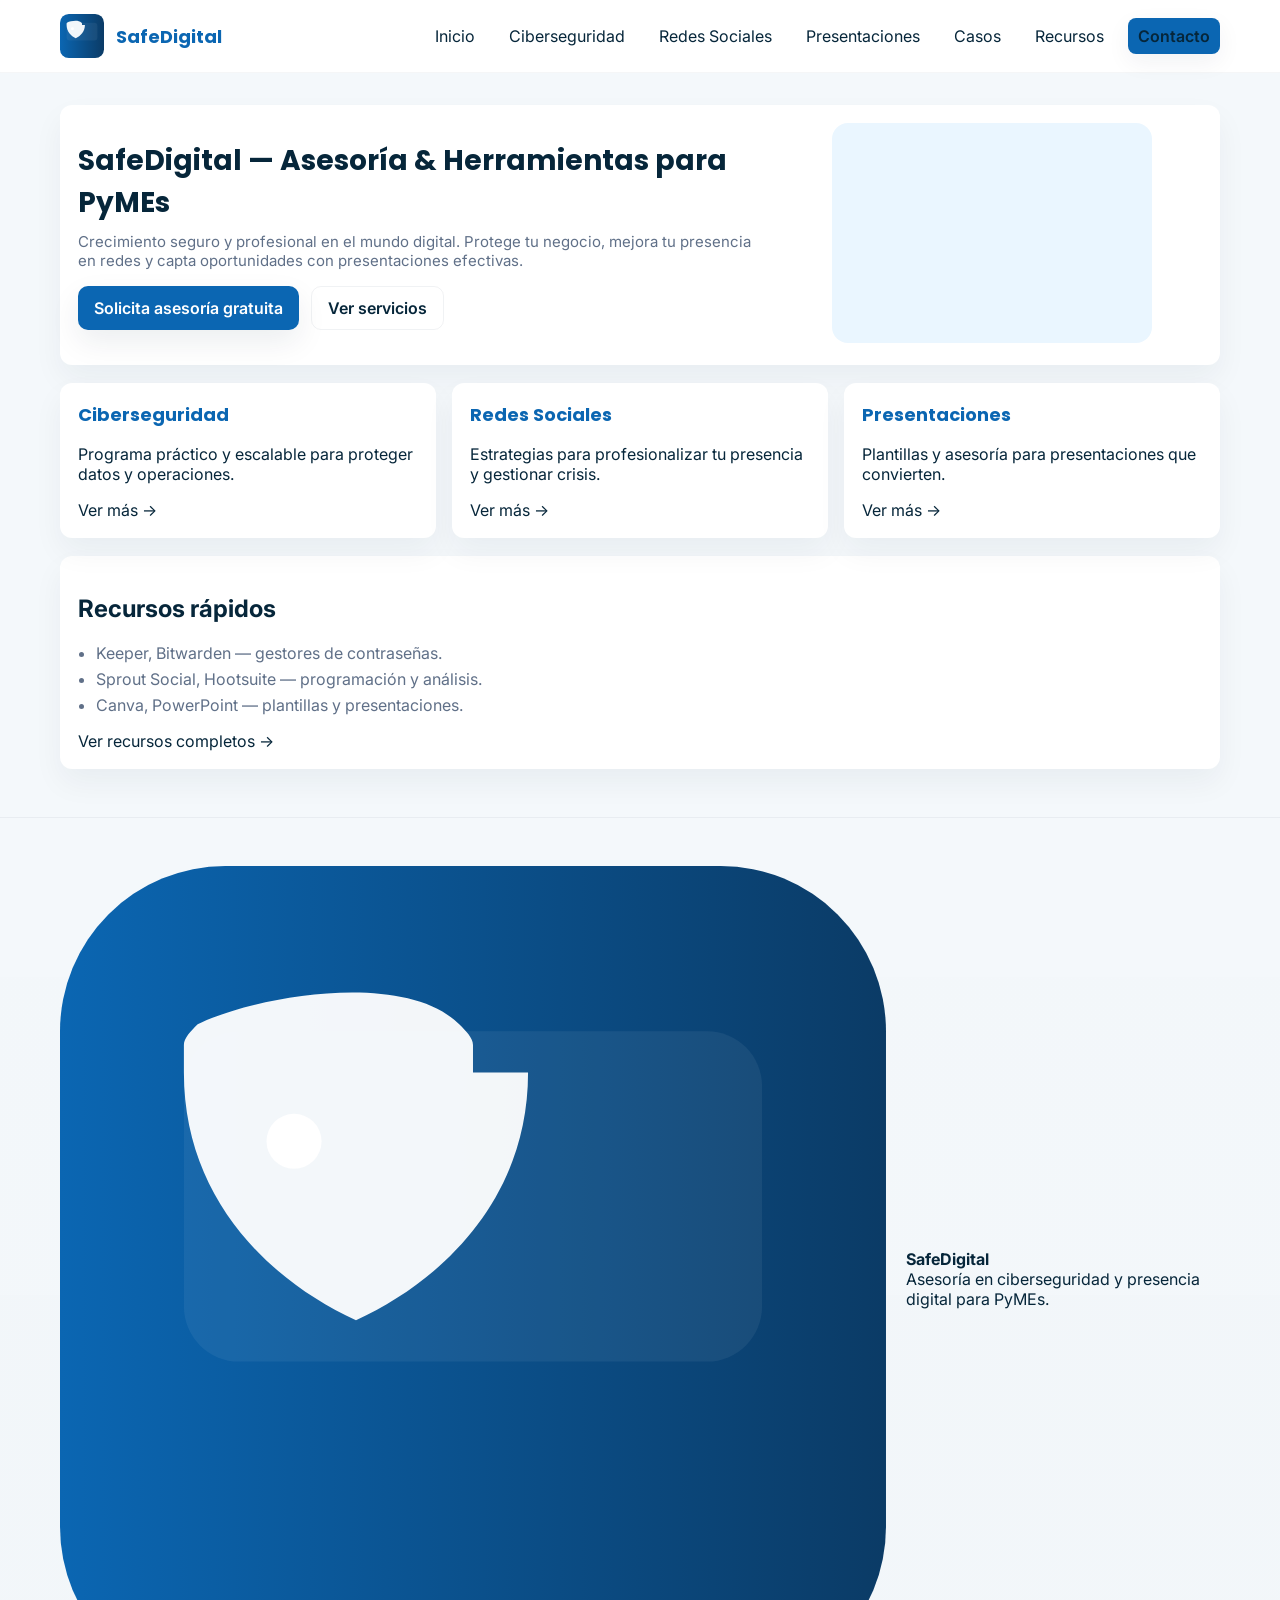
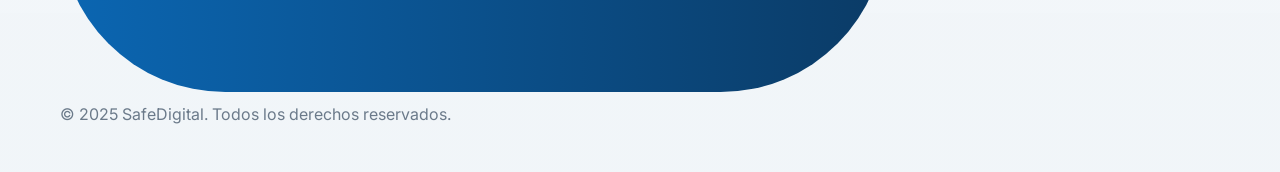
<file: index.html>
<!doctype html><html lang="es"><head><meta charset="utf-8"><meta name="viewport" content="width=device-width,initial-scale=1"><title>SafeDigital — Inicio</title><meta name="description" content="SafeDigital: asesoría integral para PyMEs en ciberseguridad, redes sociales y presentaciones."><link rel="stylesheet" href="css/style.css"></head><body><header class="header" role="banner">
  <div class="container header-inner">
    <a href="index.html" class="brand"><span class="logo"><svg xmlns="http://www.w3.org/2000/svg" viewBox="0 0 120 120">
  <defs><linearGradient id="lg" x1="0" x2="1"><stop offset="0" stop-color="#0B66B2"/><stop offset="1" stop-color="#0B3B66"/></linearGradient></defs>
  <rect width="120" height="120" rx="24" fill="url(#lg)"/>
  <g transform="translate(18,24)">
    <rect x="0" y="0" width="84" height="48" rx="8" fill="#fff" opacity="0.06"/>
    <path d="M50 6c0 18-12 30-25 36-13-6-25-18-25-36V2c0-1 1-2 2-3 8-4 30-8 38 0 1 1 2 2 2 3v4z" fill="#fff" opacity="0.95"/>
    <circle cx="16" cy="16" r="4" fill="#fff"/>
  </g>
</svg></span><h1>SafeDigital</h1></a>
    <nav class="nav" role="navigation" aria-label="Menú principal">
      <a href="index.html">Inicio</a>
      <a href="servicios/ciberseguridad.html">Ciberseguridad</a>
      <a href="servicios/redes-sociales.html">Redes Sociales</a>
      <a href="servicios/presentaciones.html">Presentaciones</a>
      <a href="casos.html">Casos</a>
      <a href="recursos.html">Recursos</a>
      <a href="contacto.html" class="cta">Contacto</a>
    </nav>
    <button class="nav-toggle" aria-label="Abrir menú">☰</button>
  </div>
</header><main class="container"><section class="hero card animate-up"><div><h2>SafeDigital — Asesoría & Herramientas para PyMEs</h2><p class="lead">Crecimiento seguro y profesional en el mundo digital. Protege tu negocio, mejora tu presencia en redes y capta oportunidades con presentaciones efectivas.</p><div class="hero-cta"><a class="btn btn-primary" href="contacto.html">Solicita asesoría gratuita</a><a class="btn btn-outline" href="servicios/ciberseguridad.html">Ver servicios</a></div></div><aside aria-hidden="true"><svg viewBox="0 0 320 220" width="100%" height="220"><rect width="320" height="220" rx="16" fill="#eaf6ff"></rect></svg></aside></section><section class="grid grid-3 animate-up" style="margin-top:18px"><article class="card"><div class="section-title"><h2>Ciberseguridad</h2></div><p>Programa práctico y escalable para proteger datos y operaciones.</p><a href="servicios/ciberseguridad.html" class="link">Ver más →</a></article><article class="card"><div class="section-title"><h2>Redes Sociales</h2></div><p>Estrategias para profesionalizar tu presencia y gestionar crisis.</p><a href="servicios/redes-sociales.html" class="link">Ver más →</a></article><article class="card"><div class="section-title"><h2>Presentaciones</h2></div><p>Plantillas y asesoría para presentaciones que convierten.</p><a href="servicios/presentaciones.html" class="link">Ver más →</a></article></section><section class="card animate-up" style="margin-top:18px"><h2>Recursos rápidos</h2><ul class="kv"><li>Keeper, Bitwarden — gestores de contraseñas.</li><li>Sprout Social, Hootsuite — programación y análisis.</li><li>Canva, PowerPoint — plantillas y presentaciones.</li></ul><a href="recursos.html" class="link">Ver recursos completos →</a></section></main><footer class="footer" role="contentinfo">
  <div class="container">
    <div style="display:flex;gap:12px;align-items:center">
      <svg xmlns="http://www.w3.org/2000/svg" viewBox="0 0 120 120">
  <defs><linearGradient id="lg" x1="0" x2="1"><stop offset="0" stop-color="#0B66B2"/><stop offset="1" stop-color="#0B3B66"/></linearGradient></defs>
  <rect width="120" height="120" rx="24" fill="url(#lg)"/>
  <g transform="translate(18,24)">
    <rect x="0" y="0" width="84" height="48" rx="8" fill="#fff" opacity="0.06"/>
    <path d="M50 6c0 18-12 30-25 36-13-6-25-18-25-36V2c0-1 1-2 2-3 8-4 30-8 38 0 1 1 2 2 2 3v4z" fill="#fff" opacity="0.95"/>
    <circle cx="16" cy="16" r="4" fill="#fff"/>
  </g>
</svg>
      <div style="margin-left:8px">
        <strong>SafeDigital</strong><br>
        Asesoría en ciberseguridad y presencia digital para PyMEs.
      </div>
    </div>
    <div style="margin-top:12px;color:#6b7a8a">© 2025 SafeDigital. Todos los derechos reservados.</div>
  </div>
</footer><script src="js/script.js"></script></body></html>
</file>
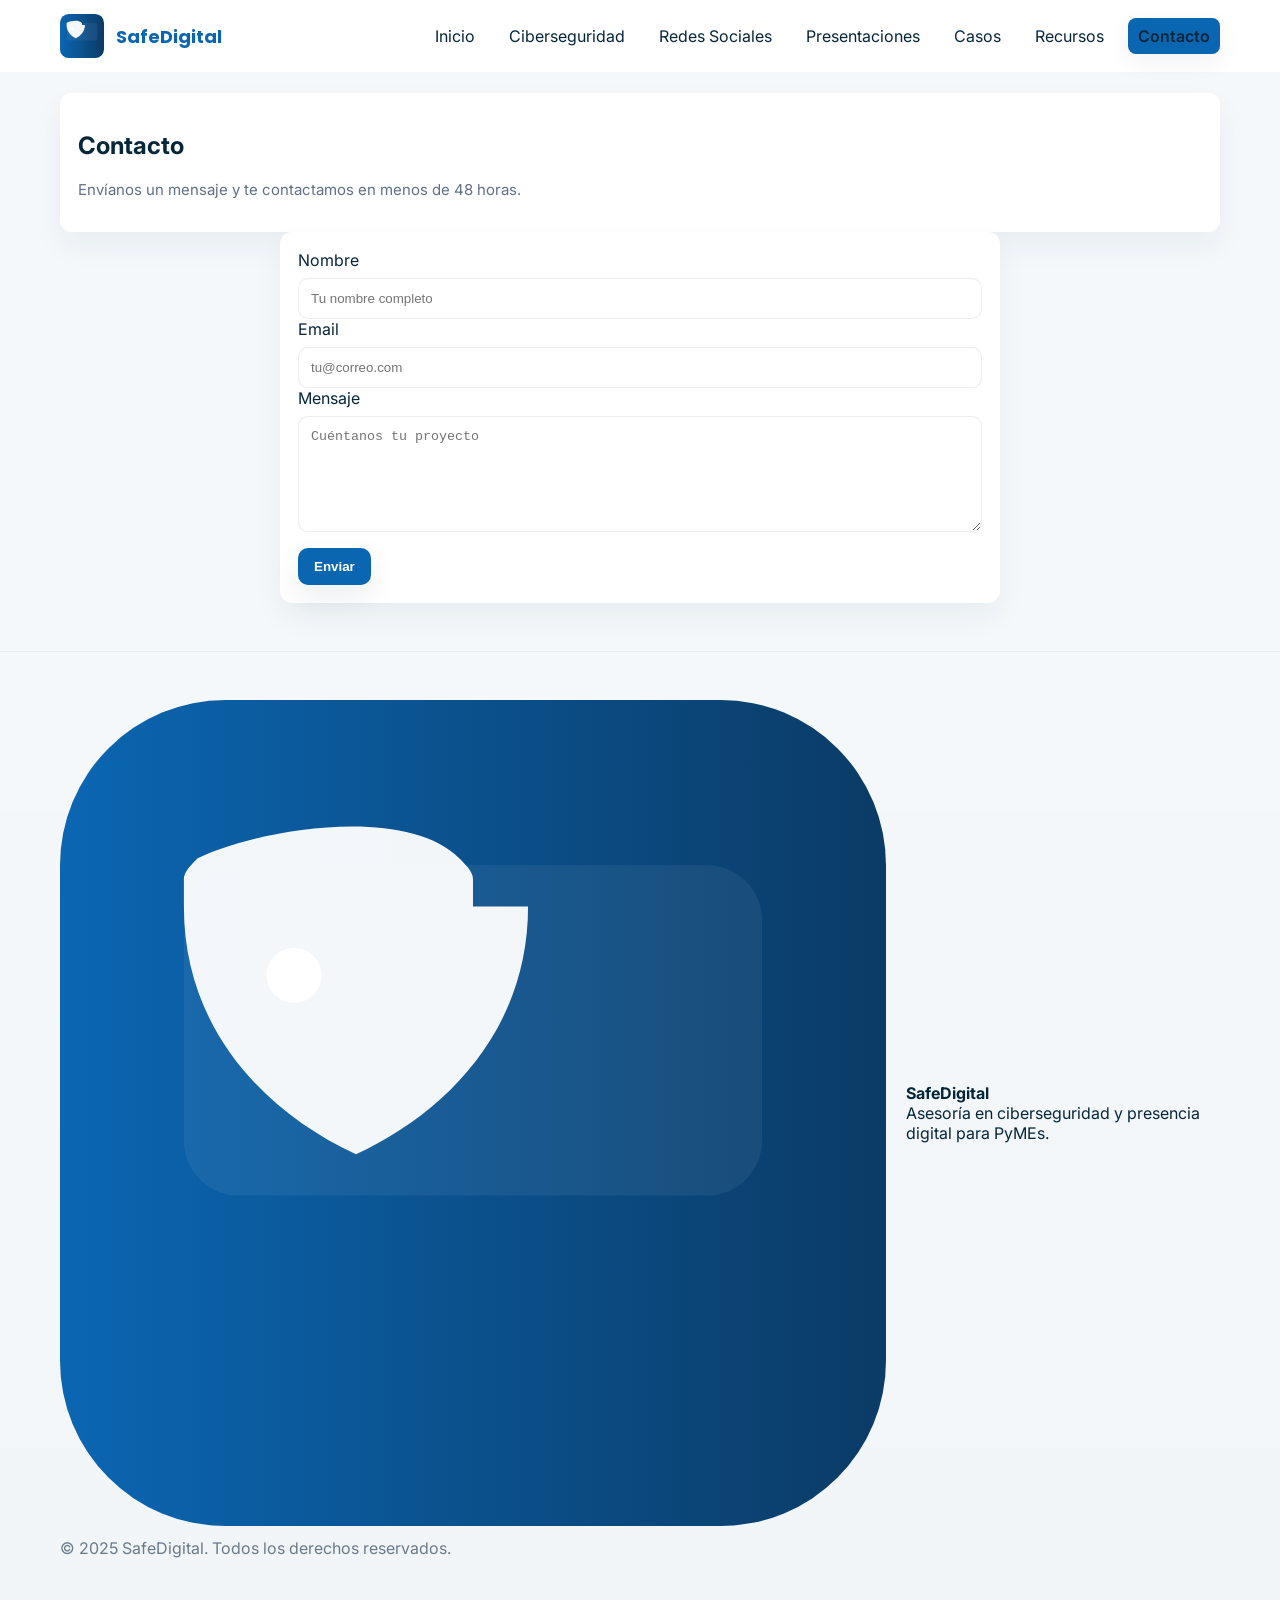
<file: contacto.html>
<!doctype html><html lang="es"><head><meta charset="utf-8"><meta name="viewport" content="width=device-width,initial-scale=1"><title>Contacto — SafeDigital</title><link rel="stylesheet" href="css/style.css"></head><body><header class="header" role="banner">
  <div class="container header-inner">
    <a href="index.html" class="brand"><span class="logo"><svg xmlns="http://www.w3.org/2000/svg" viewBox="0 0 120 120">
  <defs><linearGradient id="lg" x1="0" x2="1"><stop offset="0" stop-color="#0B66B2"/><stop offset="1" stop-color="#0B3B66"/></linearGradient></defs>
  <rect width="120" height="120" rx="24" fill="url(#lg)"/>
  <g transform="translate(18,24)">
    <rect x="0" y="0" width="84" height="48" rx="8" fill="#fff" opacity="0.06"/>
    <path d="M50 6c0 18-12 30-25 36-13-6-25-18-25-36V2c0-1 1-2 2-3 8-4 30-8 38 0 1 1 2 2 2 3v4z" fill="#fff" opacity="0.95"/>
    <circle cx="16" cy="16" r="4" fill="#fff"/>
  </g>
</svg></span><h1>SafeDigital</h1></a>
    <nav class="nav" role="navigation" aria-label="Menú principal">
      <a href="index.html">Inicio</a>
      <a href="servicios/ciberseguridad.html">Ciberseguridad</a>
      <a href="servicios/redes-sociales.html">Redes Sociales</a>
      <a href="servicios/presentaciones.html">Presentaciones</a>
      <a href="casos.html">Casos</a>
      <a href="recursos.html">Recursos</a>
      <a href="contacto.html" class="cta">Contacto</a>
    </nav>
    <button class="nav-toggle" aria-label="Abrir menú">☰</button>
  </div>
</header><main class="container"><section class="card animate-up"><h1>Contacto</h1><p class="lead">Envíanos un mensaje y te contactamos en menos de 48 horas.</p></section><section class="card animate-up contact-form"><form id="contact-form" novalidate><label>Nombre</label><input name="name" placeholder="Tu nombre completo"><label>Email</label><input name="email" type="email" placeholder="tu@correo.com"><label>Mensaje</label><textarea name="message" rows="6" placeholder="Cuéntanos tu proyecto"></textarea><div class="form-actions"><button class="btn btn-primary" type="submit">Enviar</button><div id="form-msg" class="form-msg" aria-live="polite" style="margin-left:8px"></div></div></form></section></main><footer class="footer" role="contentinfo">
  <div class="container">
    <div style="display:flex;gap:12px;align-items:center">
      <svg xmlns="http://www.w3.org/2000/svg" viewBox="0 0 120 120">
  <defs><linearGradient id="lg" x1="0" x2="1"><stop offset="0" stop-color="#0B66B2"/><stop offset="1" stop-color="#0B3B66"/></linearGradient></defs>
  <rect width="120" height="120" rx="24" fill="url(#lg)"/>
  <g transform="translate(18,24)">
    <rect x="0" y="0" width="84" height="48" rx="8" fill="#fff" opacity="0.06"/>
    <path d="M50 6c0 18-12 30-25 36-13-6-25-18-25-36V2c0-1 1-2 2-3 8-4 30-8 38 0 1 1 2 2 2 3v4z" fill="#fff" opacity="0.95"/>
    <circle cx="16" cy="16" r="4" fill="#fff"/>
  </g>
</svg>
      <div style="margin-left:8px">
        <strong>SafeDigital</strong><br>
        Asesoría en ciberseguridad y presencia digital para PyMEs.
      </div>
    </div>
    <div style="margin-top:12px;color:#6b7a8a">© 2025 SafeDigital. Todos los derechos reservados.</div>
  </div>
</footer><script src="js/script.js"></script></body></html>
</file>
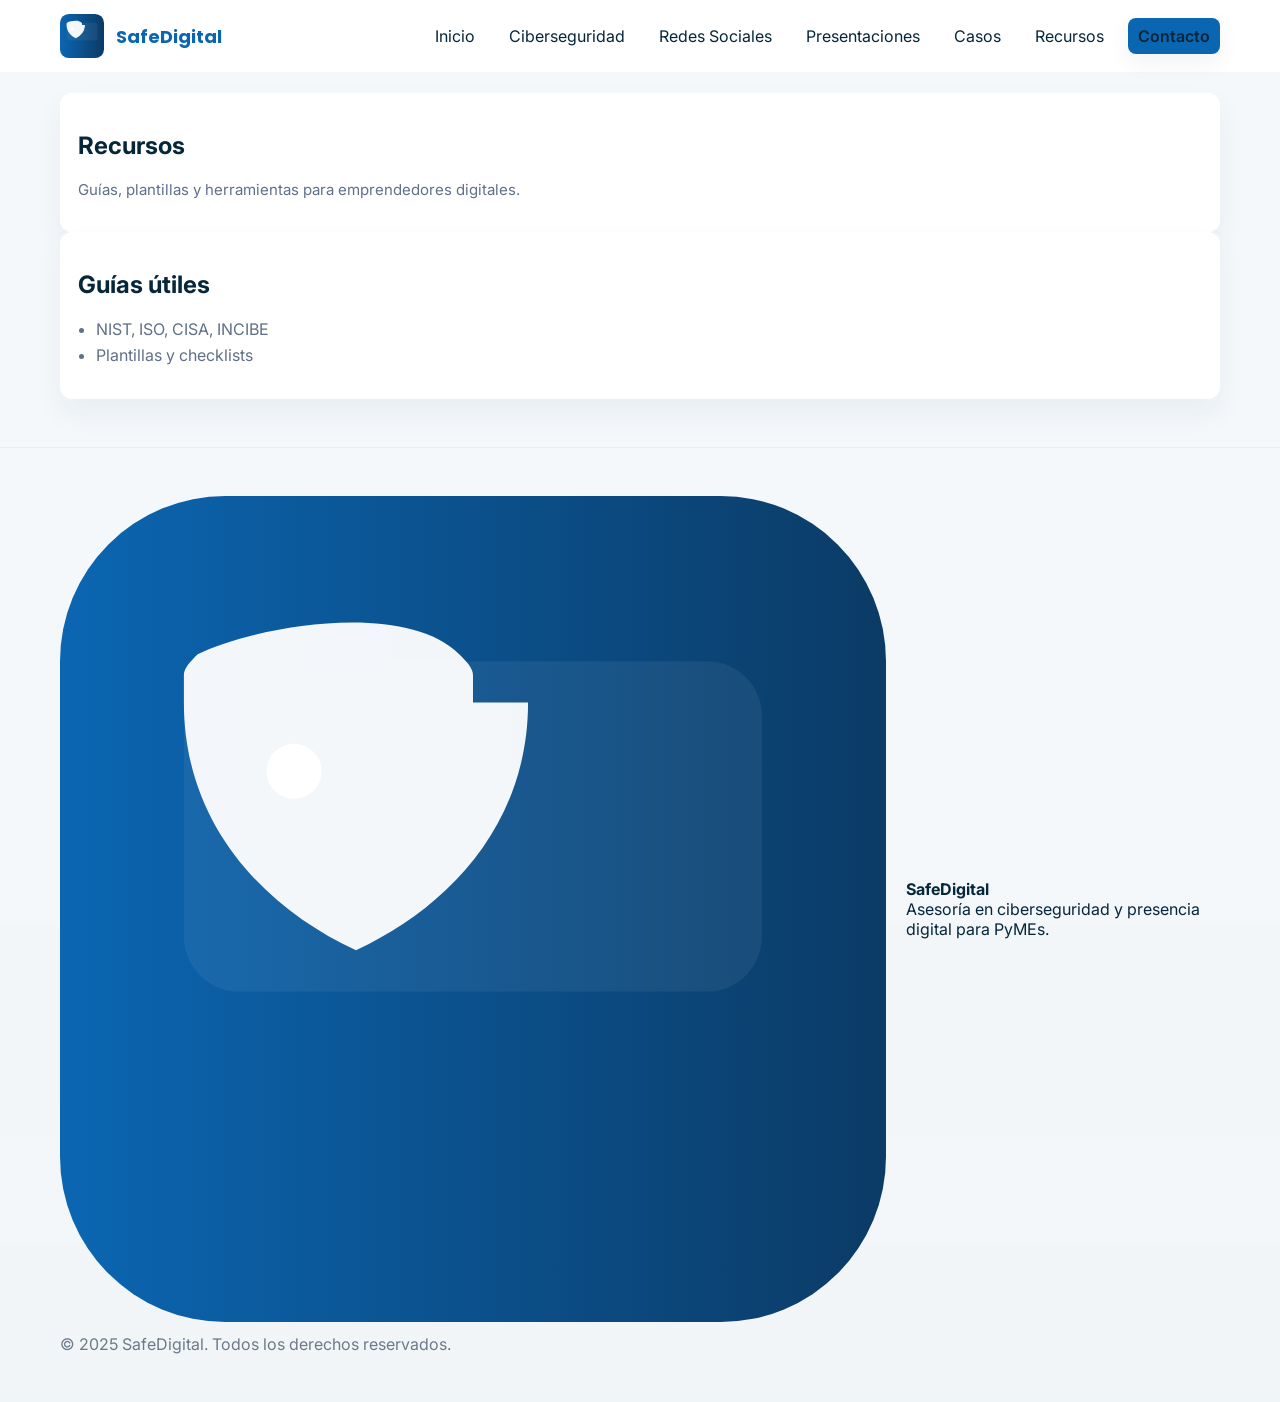
<file: recursos.html>
<!doctype html><html lang="es"><head><meta charset="utf-8"><meta name="viewport" content="width=device-width,initial-scale=1"><title>Recursos — SafeDigital</title><link rel="stylesheet" href="css/style.css"></head><body><header class="header" role="banner">
  <div class="container header-inner">
    <a href="index.html" class="brand"><span class="logo"><svg xmlns="http://www.w3.org/2000/svg" viewBox="0 0 120 120">
  <defs><linearGradient id="lg" x1="0" x2="1"><stop offset="0" stop-color="#0B66B2"/><stop offset="1" stop-color="#0B3B66"/></linearGradient></defs>
  <rect width="120" height="120" rx="24" fill="url(#lg)"/>
  <g transform="translate(18,24)">
    <rect x="0" y="0" width="84" height="48" rx="8" fill="#fff" opacity="0.06"/>
    <path d="M50 6c0 18-12 30-25 36-13-6-25-18-25-36V2c0-1 1-2 2-3 8-4 30-8 38 0 1 1 2 2 2 3v4z" fill="#fff" opacity="0.95"/>
    <circle cx="16" cy="16" r="4" fill="#fff"/>
  </g>
</svg></span><h1>SafeDigital</h1></a>
    <nav class="nav" role="navigation" aria-label="Menú principal">
      <a href="index.html">Inicio</a>
      <a href="servicios/ciberseguridad.html">Ciberseguridad</a>
      <a href="servicios/redes-sociales.html">Redes Sociales</a>
      <a href="servicios/presentaciones.html">Presentaciones</a>
      <a href="casos.html">Casos</a>
      <a href="recursos.html">Recursos</a>
      <a href="contacto.html" class="cta">Contacto</a>
    </nav>
    <button class="nav-toggle" aria-label="Abrir menú">☰</button>
  </div>
</header><main class="container"><section class="card animate-up"><h1>Recursos</h1><p class="lead">Guías, plantillas y herramientas para emprendedores digitales.</p></section><section class="card animate-up"><h2>Guías útiles</h2><ul class="kv"><li>NIST, ISO, CISA, INCIBE</li><li>Plantillas y checklists</li></ul></section></main><footer class="footer" role="contentinfo">
  <div class="container">
    <div style="display:flex;gap:12px;align-items:center">
      <svg xmlns="http://www.w3.org/2000/svg" viewBox="0 0 120 120">
  <defs><linearGradient id="lg" x1="0" x2="1"><stop offset="0" stop-color="#0B66B2"/><stop offset="1" stop-color="#0B3B66"/></linearGradient></defs>
  <rect width="120" height="120" rx="24" fill="url(#lg)"/>
  <g transform="translate(18,24)">
    <rect x="0" y="0" width="84" height="48" rx="8" fill="#fff" opacity="0.06"/>
    <path d="M50 6c0 18-12 30-25 36-13-6-25-18-25-36V2c0-1 1-2 2-3 8-4 30-8 38 0 1 1 2 2 2 3v4z" fill="#fff" opacity="0.95"/>
    <circle cx="16" cy="16" r="4" fill="#fff"/>
  </g>
</svg>
      <div style="margin-left:8px">
        <strong>SafeDigital</strong><br>
        Asesoría en ciberseguridad y presencia digital para PyMEs.
      </div>
    </div>
    <div style="margin-top:12px;color:#6b7a8a">© 2025 SafeDigital. Todos los derechos reservados.</div>
  </div>
</footer><script src="js/script.js"></script></body></html>
</file>
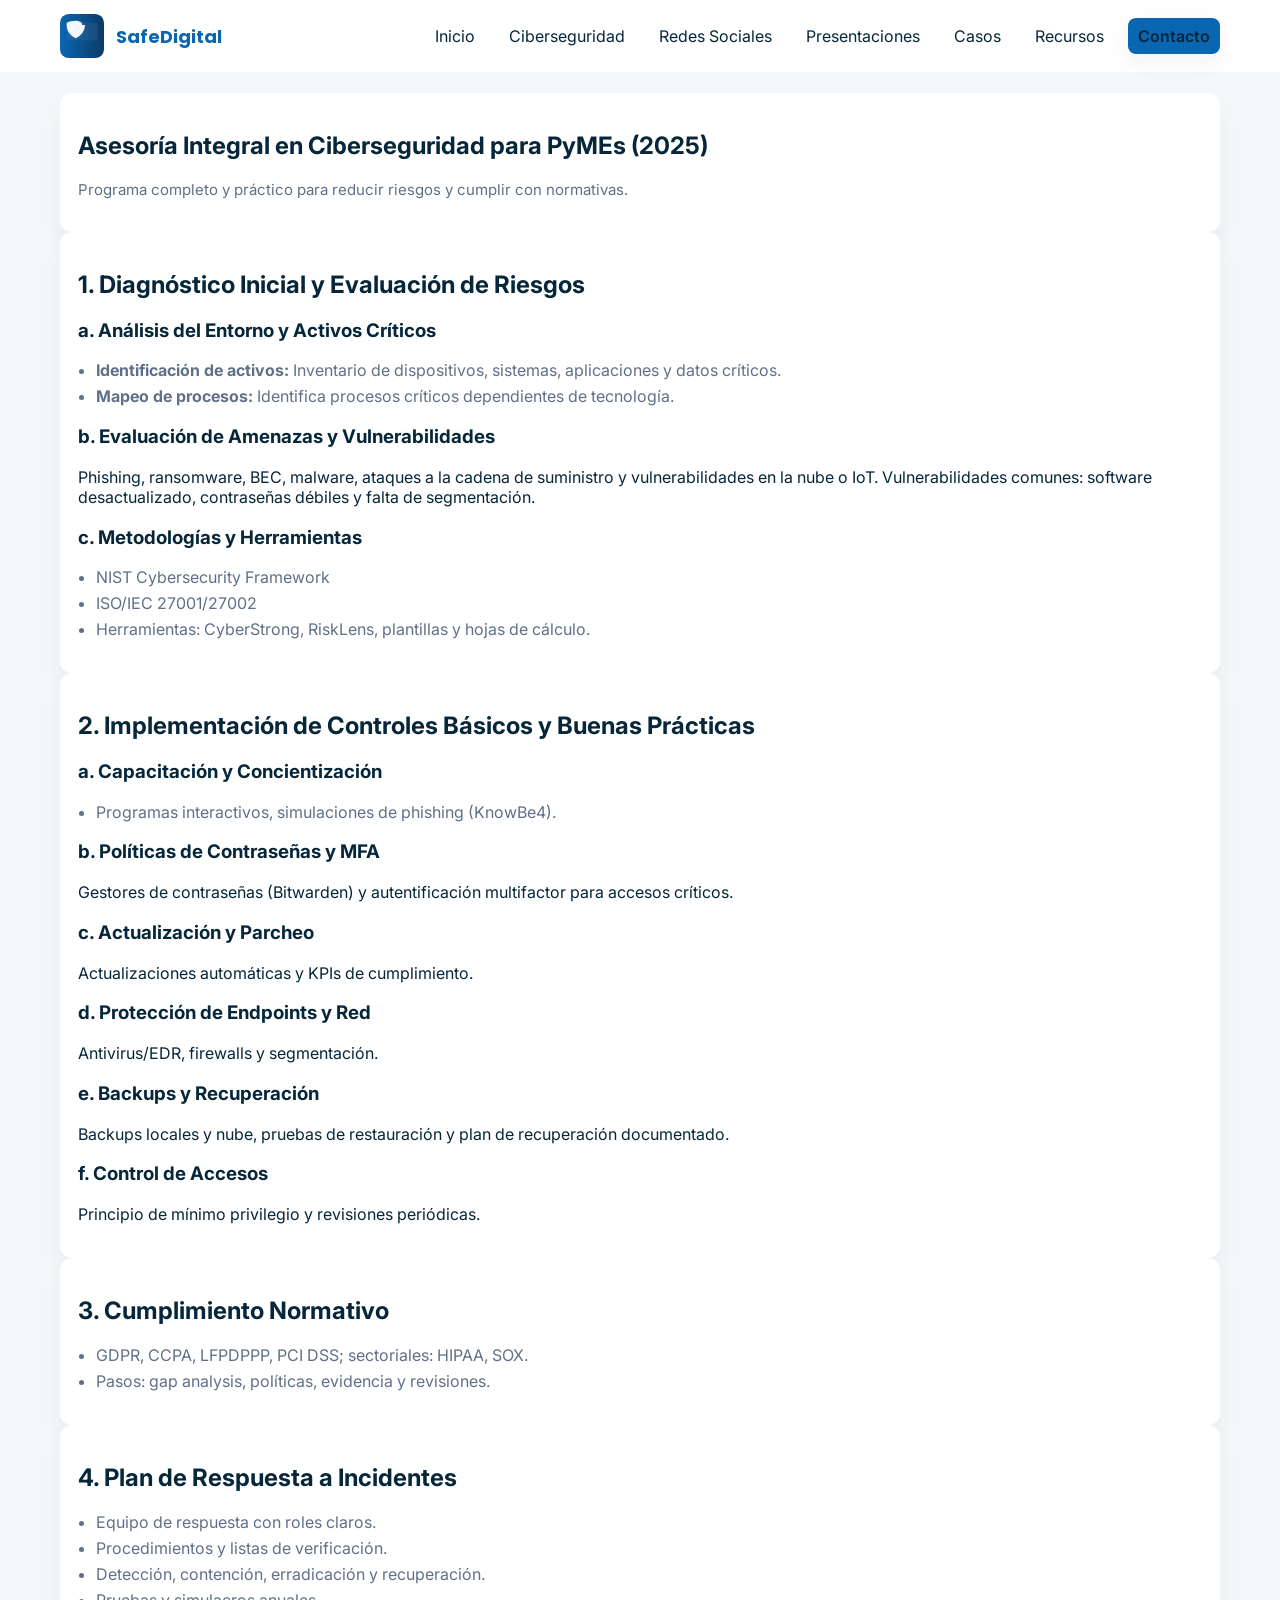
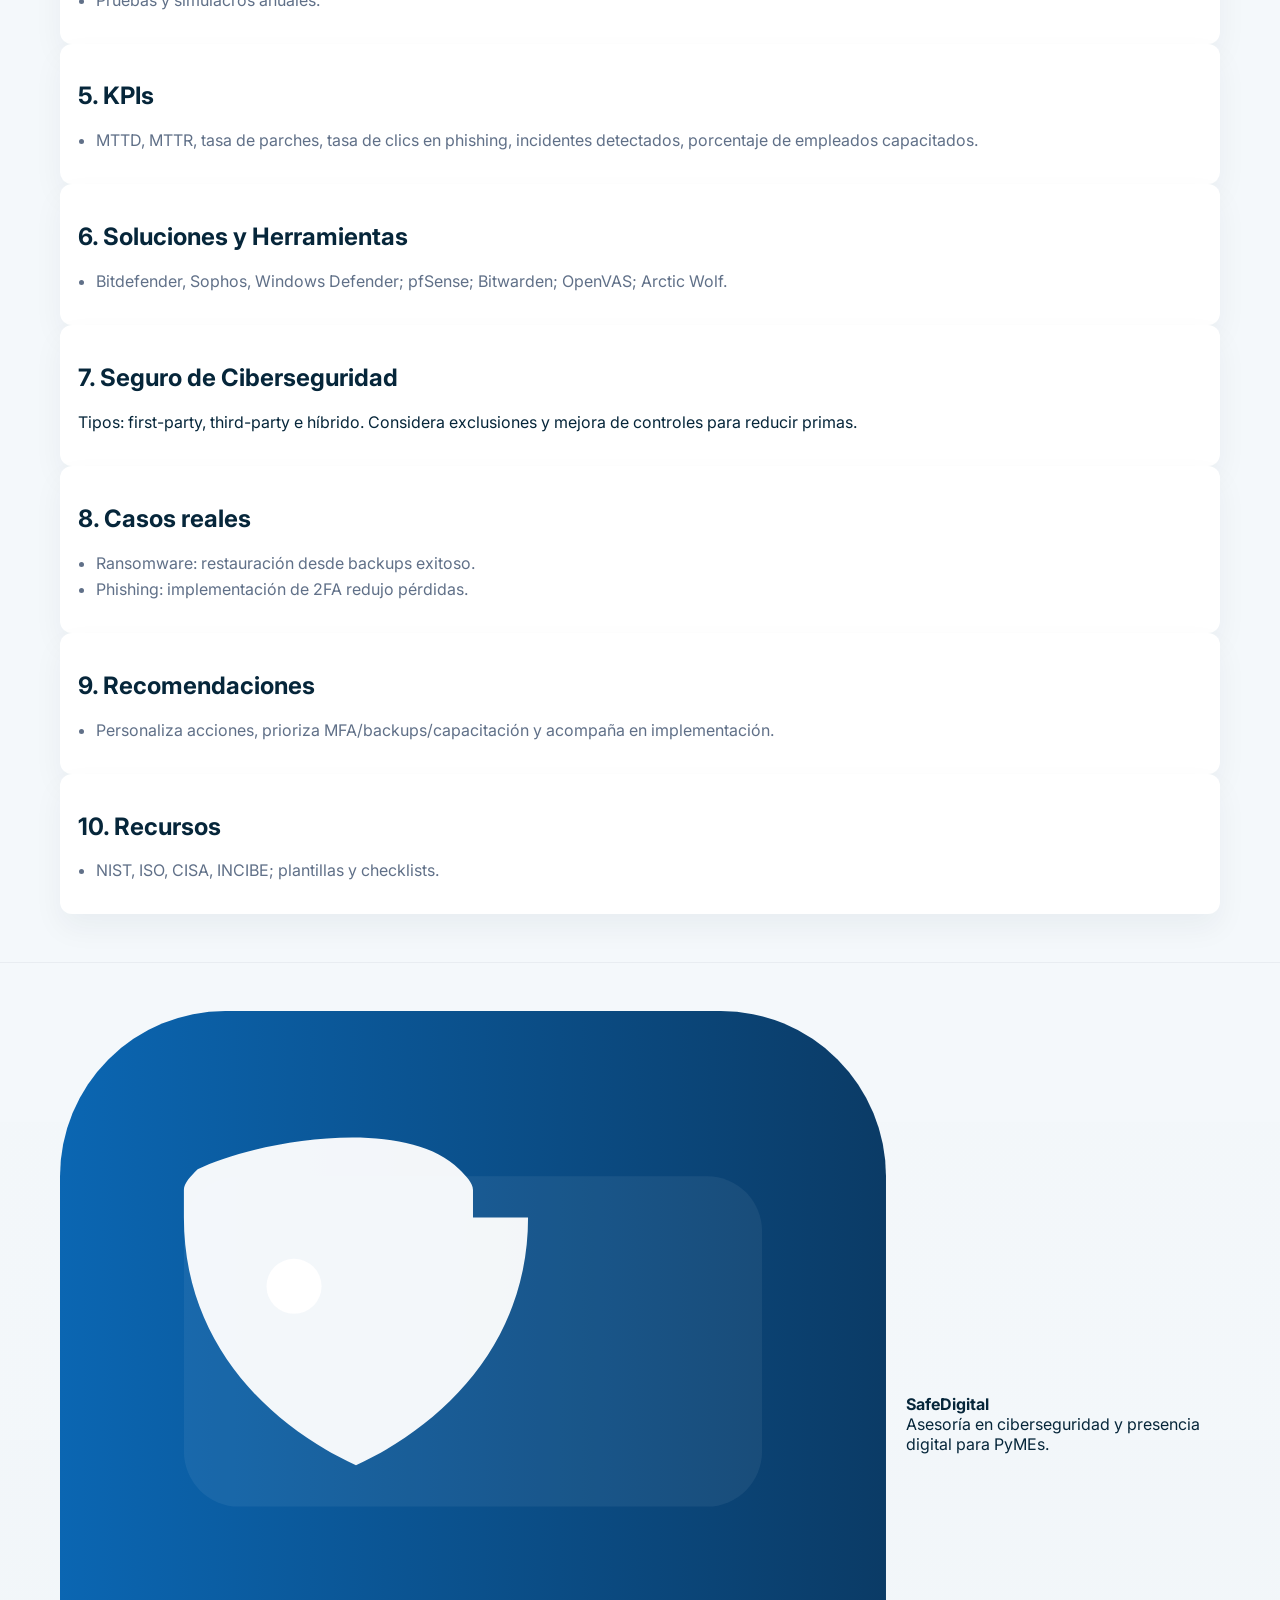
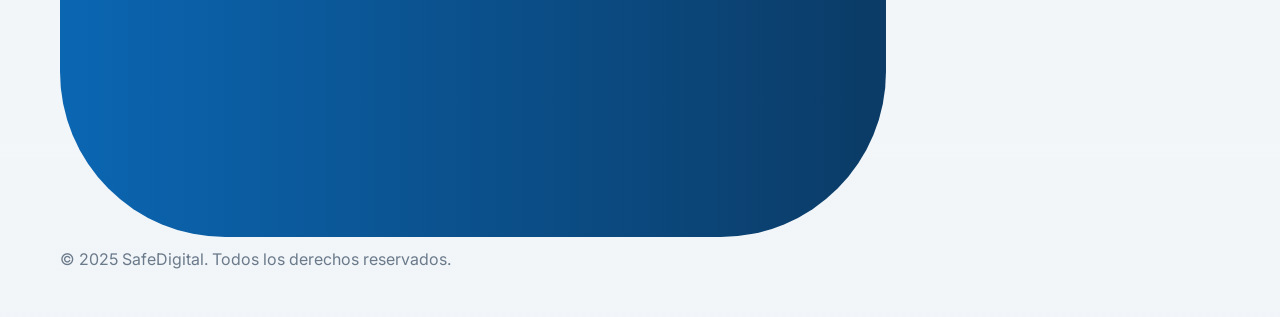
<file: servicios/ciberseguridad.html>
<!doctype html><html lang="es"><head><meta charset="utf-8"><meta name="viewport" content="width=device-width,initial-scale=1"><title>Asesoría Integral en Ciberseguridad — SafeDigital</title><meta name="description" content="Ciberseguridad para PyMEs: diagnóstico, controles, respuesta a incidentes y KPIs."><link rel="stylesheet" href="../css/style.css"></head><body><header class="header" role="banner">
  <div class="container header-inner">
    <a href="../index.html" class="brand"><span class="logo"><svg xmlns="http://www.w3.org/2000/svg" viewBox="0 0 120 120">
  <defs><linearGradient id="lg" x1="0" x2="1"><stop offset="0" stop-color="#0B66B2"/><stop offset="1" stop-color="#0B3B66"/></linearGradient></defs>
  <rect width="120" height="120" rx="24" fill="url(#lg)"/>
  <g transform="translate(18,24)">
    <rect x="0" y="0" width="84" height="48" rx="8" fill="#fff" opacity="0.06"/>
    <path d="M50 6c0 18-12 30-25 36-13-6-25-18-25-36V2c0-1 1-2 2-3 8-4 30-8 38 0 1 1 2 2 2 3v4z" fill="#fff" opacity="0.95"/>
    <circle cx="16" cy="16" r="4" fill="#fff"/>
  </g>
</svg></span><h1>SafeDigital</h1></a>
    <nav class="nav" role="navigation" aria-label="Menú principal">
      <a href="../index.html">Inicio</a>
      <a href="servicios/ciberseguridad.html">Ciberseguridad</a>
      <a href="servicios/redes-sociales.html">Redes Sociales</a>
      <a href="servicios/presentaciones.html">Presentaciones</a>
      <a href="casos.html">Casos</a>
      <a href="recursos.html">Recursos</a>
      <a href="contacto.html" class="cta">Contacto</a>
    </nav>
    <button class="nav-toggle" aria-label="Abrir menú">☰</button>
  </div>
</header>
<main class="container">
  <section class="card animate-up"><h1>Asesoría Integral en Ciberseguridad para PyMEs (2025)</h1><p class="lead">Programa completo y práctico para reducir riesgos y cumplir con normativas.</p></section>

  <section class="card animate-up" id="diagnostico"><h2>1. Diagnóstico Inicial y Evaluación de Riesgos</h2>
    <h3>a. Análisis del Entorno y Activos Críticos</h3>
    <ul class="kv"><li><strong>Identificación de activos:</strong> Inventario de dispositivos, sistemas, aplicaciones y datos críticos.</li><li><strong>Mapeo de procesos:</strong> Identifica procesos críticos dependientes de tecnología.</li></ul>
    <h3>b. Evaluación de Amenazas y Vulnerabilidades</h3>
    <p>Phishing, ransomware, BEC, malware, ataques a la cadena de suministro y vulnerabilidades en la nube o IoT. Vulnerabilidades comunes: software desactualizado, contraseñas débiles y falta de segmentación.</p>
    <h3>c. Metodologías y Herramientas</h3>
    <ul class="kv"><li>NIST Cybersecurity Framework</li><li>ISO/IEC 27001/27002</li><li>Herramientas: CyberStrong, RiskLens, plantillas y hojas de cálculo.</li></ul></section>

  <section class="card animate-up" id="controles"><h2>2. Implementación de Controles Básicos y Buenas Prácticas</h2>
    <h3>a. Capacitación y Concientización</h3><ul class="kv"><li>Programas interactivos, simulaciones de phishing (KnowBe4).</li></ul>
    <h3>b. Políticas de Contraseñas y MFA</h3><p>Gestores de contraseñas (Bitwarden) y autentificación multifactor para accesos críticos.</p>
    <h3>c. Actualización y Parcheo</h3><p>Actualizaciones automáticas y KPIs de cumplimiento.</p>
    <h3>d. Protección de Endpoints y Red</h3><p>Antivirus/EDR, firewalls y segmentación.</p>
    <h3>e. Backups y Recuperación</h3><p>Backups locales y nube, pruebas de restauración y plan de recuperación documentado.</p>
    <h3>f. Control de Accesos</h3><p>Principio de mínimo privilegio y revisiones periódicas.</p></section>

  <section class="card animate-up" id="cumplimiento"><h2>3. Cumplimiento Normativo</h2>
    <ul class="kv"><li>GDPR, CCPA, LFPDPPP, PCI DSS; sectoriales: HIPAA, SOX.</li><li>Pasos: gap analysis, políticas, evidencia y revisiones.</li></ul></section>

  <section class="card animate-up" id="respuesta"><h2>4. Plan de Respuesta a Incidentes</h2>
    <ul class="kv"><li>Equipo de respuesta con roles claros.</li><li>Procedimientos y listas de verificación.</li><li>Detección, contención, erradicación y recuperación.</li><li>Pruebas y simulacros anuales.</li></ul></section>

  <section class="card animate-up" id="kpis"><h2>5. KPIs</h2><ul class="kv"><li>MTTD, MTTR, tasa de parches, tasa de clics en phishing, incidentes detectados, porcentaje de empleados capacitados.</li></ul></section>

  <section class="card animate-up" id="herramientas"><h2>6. Soluciones y Herramientas</h2><ul class="kv"><li>Bitdefender, Sophos, Windows Defender; pfSense; Bitwarden; OpenVAS; Arctic Wolf.</li></ul></section>

  <section class="card animate-up" id="seguro"><h2>7. Seguro de Ciberseguridad</h2><p>Tipos: first-party, third-party e híbrido. Considera exclusiones y mejora de controles para reducir primas.</p></section>

  <section class="card animate-up" id="casos"><h2>8. Casos reales</h2><ul class="kv"><li>Ransomware: restauración desde backups exitoso.</li><li>Phishing: implementación de 2FA redujo pérdidas.</li></ul></section>

  <section class="card animate-up" id="recomendaciones"><h2>9. Recomendaciones</h2><ul class="kv"><li>Personaliza acciones, prioriza MFA/backups/capacitación y acompaña en implementación.</li></ul></section>

  <section class="card animate-up" id="resources"><h2>10. Recursos</h2><ul class="kv"><li>NIST, ISO, CISA, INCIBE; plantillas y checklists.</li></ul></section>

</main><footer class="footer" role="contentinfo">
  <div class="container">
    <div style="display:flex;gap:12px;align-items:center">
      <svg xmlns="http://www.w3.org/2000/svg" viewBox="0 0 120 120">
  <defs><linearGradient id="lg" x1="0" x2="1"><stop offset="0" stop-color="#0B66B2"/><stop offset="1" stop-color="#0B3B66"/></linearGradient></defs>
  <rect width="120" height="120" rx="24" fill="url(#lg)"/>
  <g transform="translate(18,24)">
    <rect x="0" y="0" width="84" height="48" rx="8" fill="#fff" opacity="0.06"/>
    <path d="M50 6c0 18-12 30-25 36-13-6-25-18-25-36V2c0-1 1-2 2-3 8-4 30-8 38 0 1 1 2 2 2 3v4z" fill="#fff" opacity="0.95"/>
    <circle cx="16" cy="16" r="4" fill="#fff"/>
  </g>
</svg>
      <div style="margin-left:8px">
        <strong>SafeDigital</strong><br>
        Asesoría en ciberseguridad y presencia digital para PyMEs.
      </div>
    </div>
    <div style="margin-top:12px;color:#6b7a8a">© 2025 SafeDigital. Todos los derechos reservados.</div>
  </div>
</footer><script src="../js/script.js"></script></body></html>
</file>
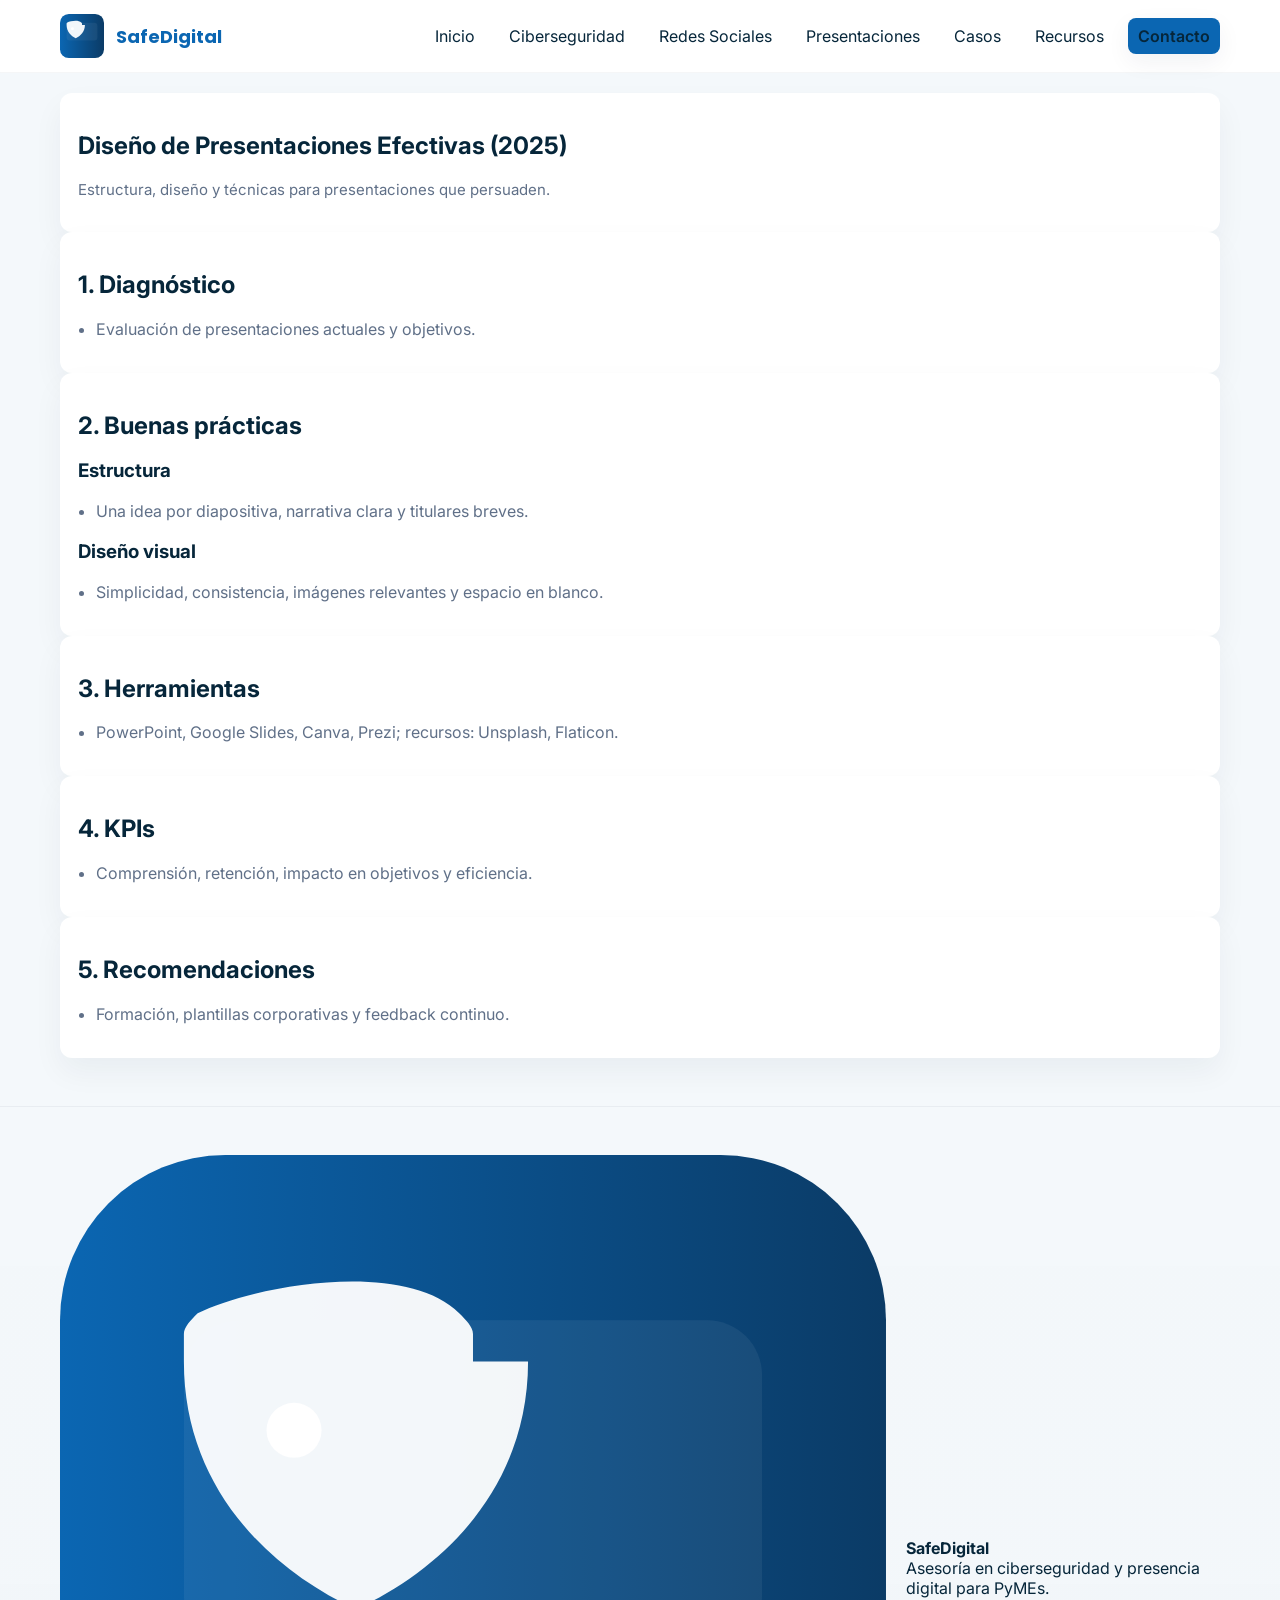
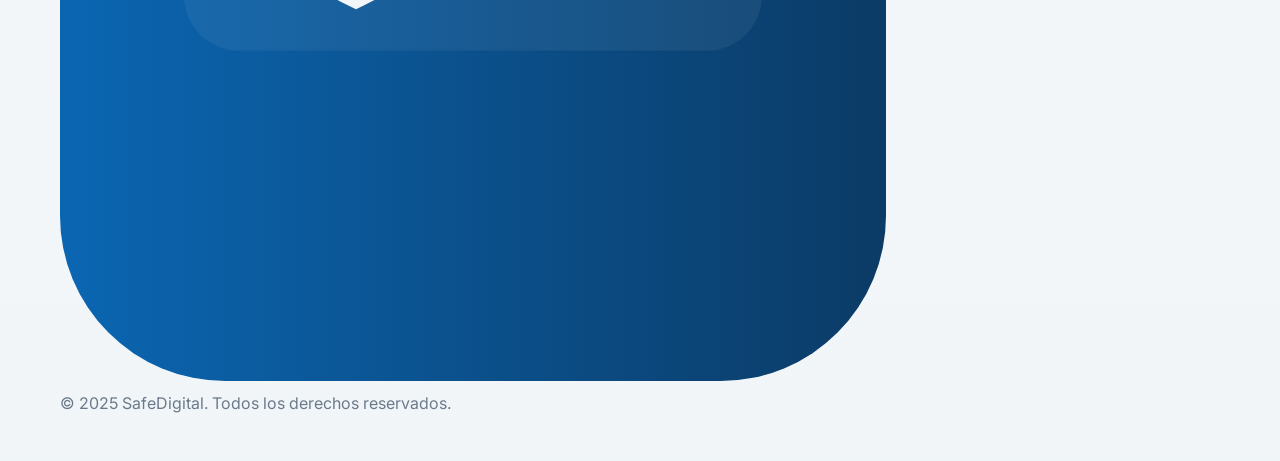
<file: servicios/presentaciones.html>
<!doctype html><html lang="es"><head><meta charset="utf-8"><meta name="viewport" content="width=device-width,initial-scale=1"><title>Presentaciones — SafeDigital</title><meta name="description" content="Presentaciones efectivas para PyMEs."><link rel="stylesheet" href="../css/style.css"></head><body><header class="header" role="banner">
  <div class="container header-inner">
    <a href="../index.html" class="brand"><span class="logo"><svg xmlns="http://www.w3.org/2000/svg" viewBox="0 0 120 120">
  <defs><linearGradient id="lg" x1="0" x2="1"><stop offset="0" stop-color="#0B66B2"/><stop offset="1" stop-color="#0B3B66"/></linearGradient></defs>
  <rect width="120" height="120" rx="24" fill="url(#lg)"/>
  <g transform="translate(18,24)">
    <rect x="0" y="0" width="84" height="48" rx="8" fill="#fff" opacity="0.06"/>
    <path d="M50 6c0 18-12 30-25 36-13-6-25-18-25-36V2c0-1 1-2 2-3 8-4 30-8 38 0 1 1 2 2 2 3v4z" fill="#fff" opacity="0.95"/>
    <circle cx="16" cy="16" r="4" fill="#fff"/>
  </g>
</svg></span><h1>SafeDigital</h1></a>
    <nav class="nav" role="navigation" aria-label="Menú principal">
      <a href="../index.html">Inicio</a>
      <a href="servicios/ciberseguridad.html">Ciberseguridad</a>
      <a href="servicios/redes-sociales.html">Redes Sociales</a>
      <a href="servicios/presentaciones.html">Presentaciones</a>
      <a href="casos.html">Casos</a>
      <a href="recursos.html">Recursos</a>
      <a href="contacto.html" class="cta">Contacto</a>
    </nav>
    <button class="nav-toggle" aria-label="Abrir menú">☰</button>
  </div>
</header>
<main class="container">
  <section class="card animate-up"><h1>Diseño de Presentaciones Efectivas (2025)</h1><p class="lead">Estructura, diseño y técnicas para presentaciones que persuaden.</p></section>
  <section class="card animate-up" id="diagnostico"><h2>1. Diagnóstico</h2><ul class="kv"><li>Evaluación de presentaciones actuales y objetivos.</li></ul></section>
  <section class="card animate-up" id="practicas"><h2>2. Buenas prácticas</h2><h3>Estructura</h3><ul class="kv"><li>Una idea por diapositiva, narrativa clara y titulares breves.</li></ul><h3>Diseño visual</h3><ul class="kv"><li>Simplicidad, consistencia, imágenes relevantes y espacio en blanco.</li></ul></section>
  <section class="card animate-up" id="herramientas"><h2>3. Herramientas</h2><ul class="kv"><li>PowerPoint, Google Slides, Canva, Prezi; recursos: Unsplash, Flaticon.</li></ul></section>
  <section class="card animate-up" id="kpis"><h2>4. KPIs</h2><ul class="kv"><li>Comprensión, retención, impacto en objetivos y eficiencia.</li></ul></section>
  <section class="card animate-up" id="recomendaciones"><h2>5. Recomendaciones</h2><ul class="kv"><li>Formación, plantillas corporativas y feedback continuo.</li></ul></section>
</main><footer class="footer" role="contentinfo">
  <div class="container">
    <div style="display:flex;gap:12px;align-items:center">
      <svg xmlns="http://www.w3.org/2000/svg" viewBox="0 0 120 120">
  <defs><linearGradient id="lg" x1="0" x2="1"><stop offset="0" stop-color="#0B66B2"/><stop offset="1" stop-color="#0B3B66"/></linearGradient></defs>
  <rect width="120" height="120" rx="24" fill="url(#lg)"/>
  <g transform="translate(18,24)">
    <rect x="0" y="0" width="84" height="48" rx="8" fill="#fff" opacity="0.06"/>
    <path d="M50 6c0 18-12 30-25 36-13-6-25-18-25-36V2c0-1 1-2 2-3 8-4 30-8 38 0 1 1 2 2 2 3v4z" fill="#fff" opacity="0.95"/>
    <circle cx="16" cy="16" r="4" fill="#fff"/>
  </g>
</svg>
      <div style="margin-left:8px">
        <strong>SafeDigital</strong><br>
        Asesoría en ciberseguridad y presencia digital para PyMEs.
      </div>
    </div>
    <div style="margin-top:12px;color:#6b7a8a">© 2025 SafeDigital. Todos los derechos reservados.</div>
  </div>
</footer><script src="../js/script.js"></script></body></html>
</file>
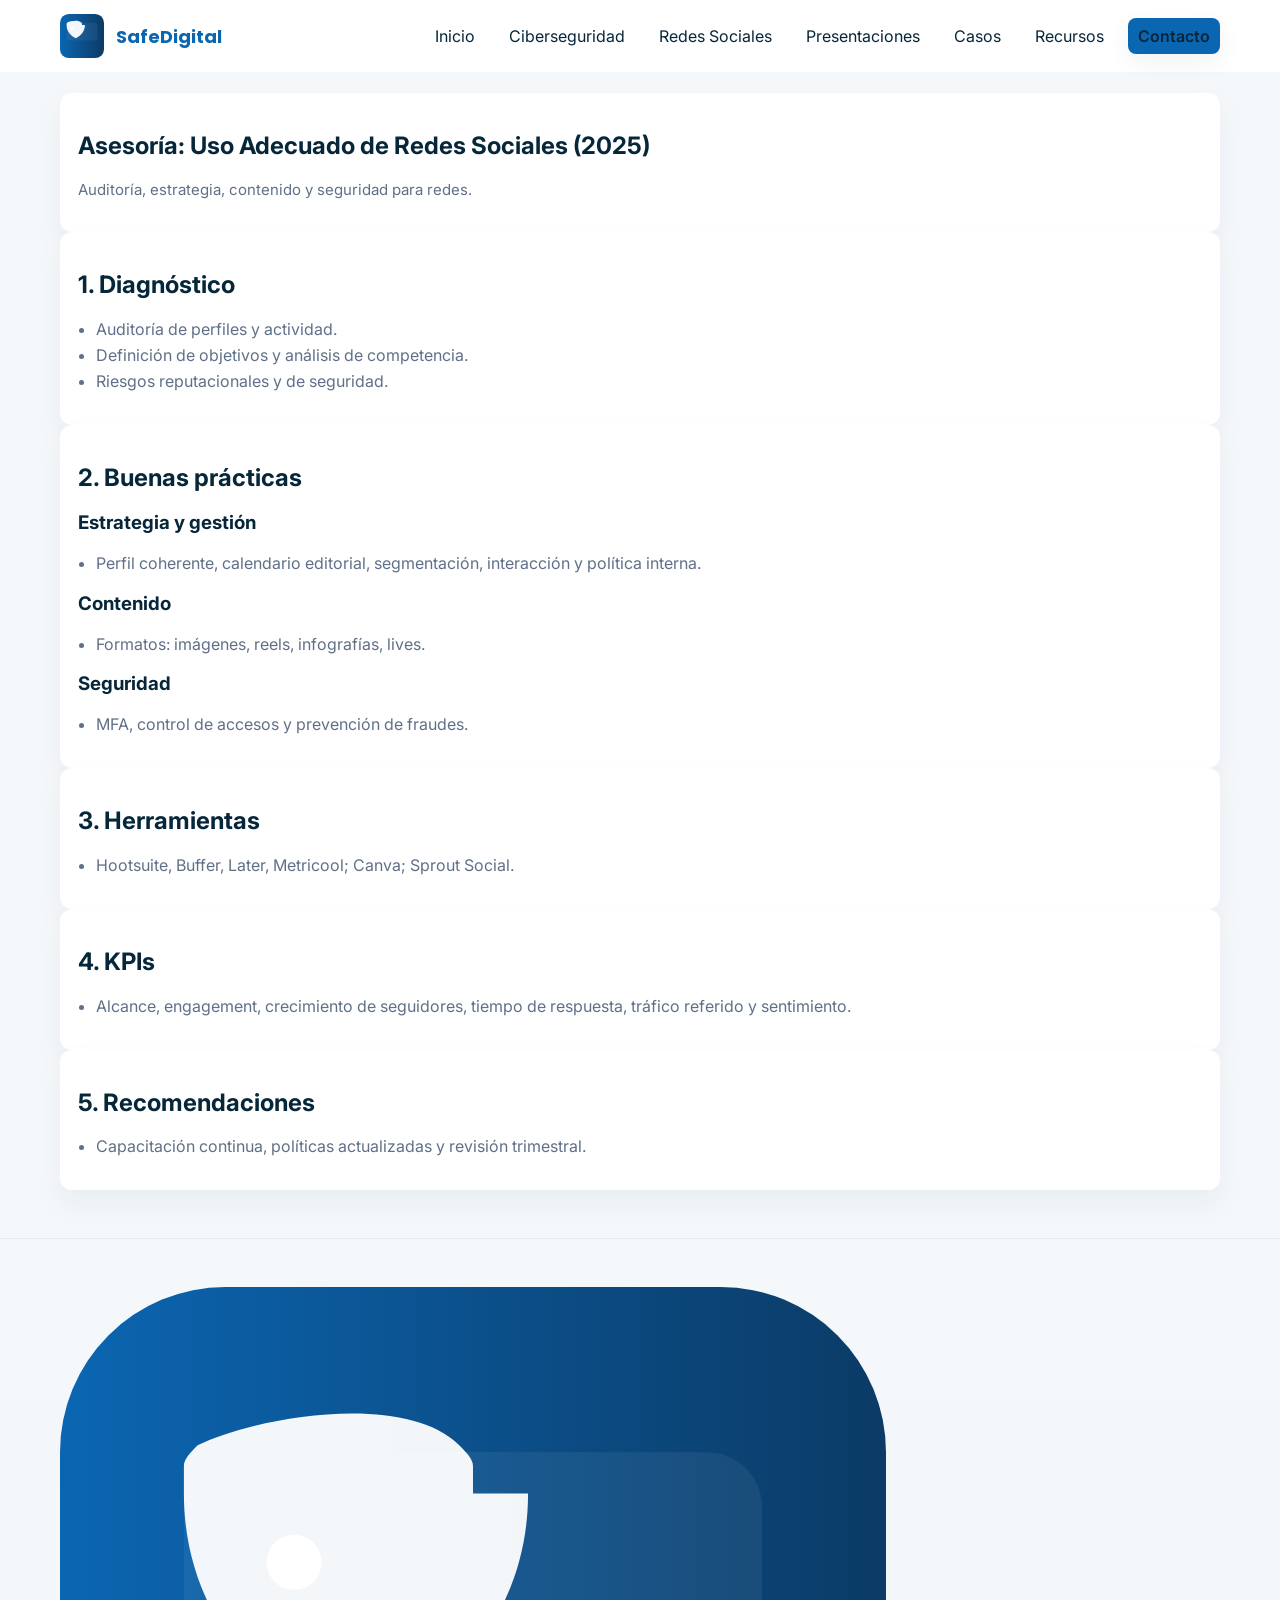
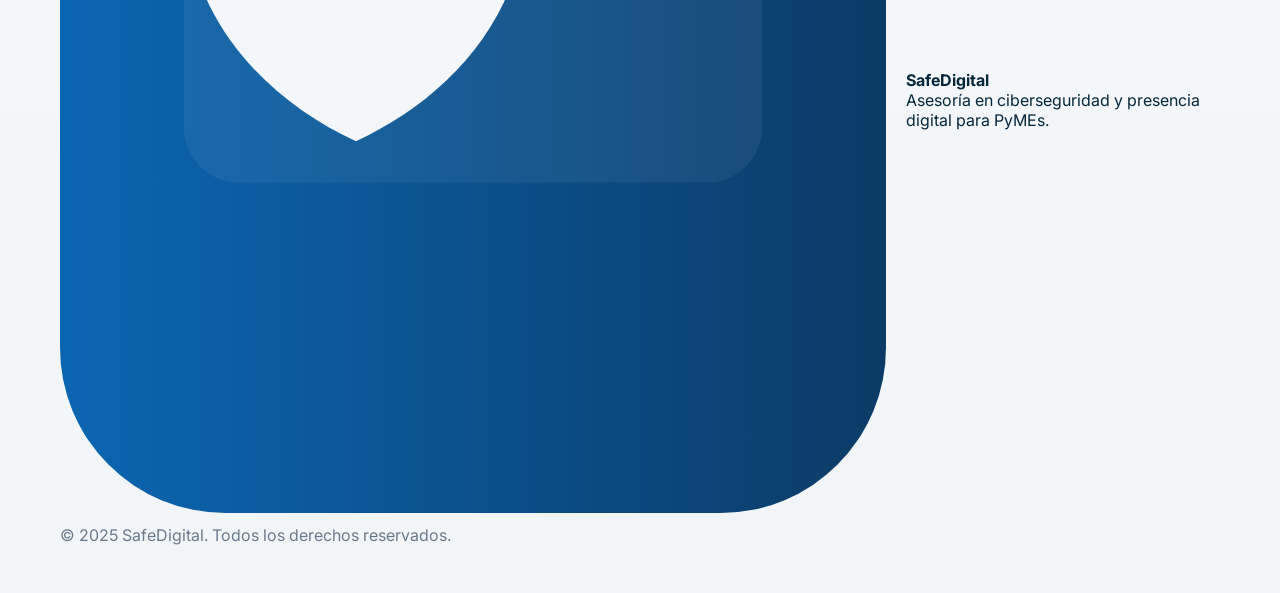
<file: servicios/redes-sociales.html>
<!doctype html><html lang="es"><head><meta charset="utf-8"><meta name="viewport" content="width=device-width,initial-scale=1"><title>Redes Sociales — SafeDigital</title><meta name="description" content="Estrategias de redes sociales para PyMEs."><link rel="stylesheet" href="../css/style.css"></head><body><header class="header" role="banner">
  <div class="container header-inner">
    <a href="../index.html" class="brand"><span class="logo"><svg xmlns="http://www.w3.org/2000/svg" viewBox="0 0 120 120">
  <defs><linearGradient id="lg" x1="0" x2="1"><stop offset="0" stop-color="#0B66B2"/><stop offset="1" stop-color="#0B3B66"/></linearGradient></defs>
  <rect width="120" height="120" rx="24" fill="url(#lg)"/>
  <g transform="translate(18,24)">
    <rect x="0" y="0" width="84" height="48" rx="8" fill="#fff" opacity="0.06"/>
    <path d="M50 6c0 18-12 30-25 36-13-6-25-18-25-36V2c0-1 1-2 2-3 8-4 30-8 38 0 1 1 2 2 2 3v4z" fill="#fff" opacity="0.95"/>
    <circle cx="16" cy="16" r="4" fill="#fff"/>
  </g>
</svg></span><h1>SafeDigital</h1></a>
    <nav class="nav" role="navigation" aria-label="Menú principal">
      <a href="../index.html">Inicio</a>
      <a href="servicios/ciberseguridad.html">Ciberseguridad</a>
      <a href="servicios/redes-sociales.html">Redes Sociales</a>
      <a href="servicios/presentaciones.html">Presentaciones</a>
      <a href="casos.html">Casos</a>
      <a href="recursos.html">Recursos</a>
      <a href="contacto.html" class="cta">Contacto</a>
    </nav>
    <button class="nav-toggle" aria-label="Abrir menú">☰</button>
  </div>
</header>
<main class="container">
  <section class="card animate-up"><h1>Asesoría: Uso Adecuado de Redes Sociales (2025)</h1><p class="lead">Auditoría, estrategia, contenido y seguridad para redes.</p></section>
  <section class="card animate-up" id="diagnostico"><h2>1. Diagnóstico</h2><ul class="kv"><li>Auditoría de perfiles y actividad.</li><li>Definición de objetivos y análisis de competencia.</li><li>Riesgos reputacionales y de seguridad.</li></ul></section>
  <section class="card animate-up" id="practicas"><h2>2. Buenas prácticas</h2><h3>Estrategia y gestión</h3><ul class="kv"><li>Perfil coherente, calendario editorial, segmentación, interacción y política interna.</li></ul><h3>Contenido</h3><ul class="kv"><li>Formatos: imágenes, reels, infografías, lives.</li></ul><h3>Seguridad</h3><ul class="kv"><li>MFA, control de accesos y prevención de fraudes.</li></ul></section>
  <section class="card animate-up" id="herramientas"><h2>3. Herramientas</h2><ul class="kv"><li>Hootsuite, Buffer, Later, Metricool; Canva; Sprout Social.</li></ul></section>
  <section class="card animate-up" id="kpis"><h2>4. KPIs</h2><ul class="kv"><li>Alcance, engagement, crecimiento de seguidores, tiempo de respuesta, tráfico referido y sentimiento.</li></ul></section>
  <section class="card animate-up" id="recomendaciones"><h2>5. Recomendaciones</h2><ul class="kv"><li>Capacitación continua, políticas actualizadas y revisión trimestral.</li></ul></section>
</main><footer class="footer" role="contentinfo">
  <div class="container">
    <div style="display:flex;gap:12px;align-items:center">
      <svg xmlns="http://www.w3.org/2000/svg" viewBox="0 0 120 120">
  <defs><linearGradient id="lg" x1="0" x2="1"><stop offset="0" stop-color="#0B66B2"/><stop offset="1" stop-color="#0B3B66"/></linearGradient></defs>
  <rect width="120" height="120" rx="24" fill="url(#lg)"/>
  <g transform="translate(18,24)">
    <rect x="0" y="0" width="84" height="48" rx="8" fill="#fff" opacity="0.06"/>
    <path d="M50 6c0 18-12 30-25 36-13-6-25-18-25-36V2c0-1 1-2 2-3 8-4 30-8 38 0 1 1 2 2 2 3v4z" fill="#fff" opacity="0.95"/>
    <circle cx="16" cy="16" r="4" fill="#fff"/>
  </g>
</svg>
      <div style="margin-left:8px">
        <strong>SafeDigital</strong><br>
        Asesoría en ciberseguridad y presencia digital para PyMEs.
      </div>
    </div>
    <div style="margin-top:12px;color:#6b7a8a">© 2025 SafeDigital. Todos los derechos reservados.</div>
  </div>
</footer><script src="../js/script.js"></script></body></html>
</file>
<file: css/style.css>
/* SafeDigital Final v2 - Blue & White professional */
@import url('https://fonts.googleapis.com/css2?family=Inter:wght@300;400;600;700&family=Poppins:wght@500;700&display=swap');
:root{
  --bg:#f4f8fb;
  --card:#ffffff;
  --text:#06263a;
  --muted:#607088;
  --primary:#0b66b2;
  --accent:#21a179;
  --radius:12px;
  --maxw:1200px;
}
*{box-sizing:border-box}
html,body{height:100%;margin:0;font-family:Inter, system-ui, -apple-system, 'Segoe UI', Roboto;background:var(--bg);color:var(--text);-webkit-font-smoothing:antialiased}
a{color:inherit;text-decoration:none}
.container{max-width:var(--maxw);margin:0 auto;padding:20px}

/* Header */
.header{position:sticky;top:0;background:rgba(255,255,255,0.92);backdrop-filter:blur(6px);border-bottom:1px solid rgba(11,38,64,0.04);z-index:90}
.header-inner{display:flex;align-items:center;justify-content:space-between;gap:12px;padding:14px 20px}
.brand{display:flex;align-items:center;gap:12px}
.brand .logo{width:44px;height:44px;display:inline-block}
.brand h1{font-size:18px;margin:0;font-family:Poppins;font-weight:700;color:var(--primary)}
.nav{display:flex;gap:14px;align-items:center}
.nav a{padding:8px 10px;border-radius:8px;color:var(--text);transition:background .18s, color .18s}
.nav a:hover{background:rgba(11,102,178,0.06);color:var(--primary)}
.cta{background:var(--primary);color:#fff;padding:9px 14px;border-radius:10px;font-weight:600;box-shadow:0 8px 24px rgba(11,38,64,0.06)}

/* Mobile */
.nav-toggle{display:none;background:transparent;border:0;font-size:22px}

/* HERO */
.hero{display:grid;grid-template-columns:1fr;gap:18px;padding:44px 12px;border-radius:14px;background:linear-gradient(180deg,#fff,#f7fbff);align-items:center;margin-top:12px;box-shadow:0 18px 40px rgba(11,38,64,0.04)}
.hero h2{font-family:Poppins;font-size:28px;margin:0;color:var(--text)}
.lead{color:var(--muted);margin-top:8px;font-size:15px}
.hero-cta{margin-top:16px;display:flex;gap:12px;flex-wrap:wrap}
.btn{display:inline-flex;align-items:center;gap:8px;padding:11px 16px;border-radius:10px;border:0;cursor:pointer;font-weight:600}
.btn-primary{background:var(--primary);color:#fff;box-shadow:0 12px 30px rgba(11,38,64,0.08)}
.btn-outline{background:transparent;border:1px solid rgba(11,38,64,0.06)}

/* Grid layout */
.grid{display:grid;gap:16px}
.grid-3{grid-template-columns:1fr;gap:16px}
.card{background:var(--card);padding:18px;border-radius:12px;box-shadow:0 14px 30px rgba(11,38,64,0.05)}

/* Services */
.services-grid{display:grid;grid-template-columns:1fr;gap:12px}
.service-card{display:block;padding:18px;border-radius:12px;background:linear-gradient(180deg,#fff,#fbfdff);border:1px solid rgba(11,38,64,0.03);transition:transform .35s, box-shadow .35s;overflow:hidden}
.service-card:hover{transform:translateY(-8px);box-shadow:0 30px 60px rgba(11,38,64,0.08)}
.service-card .icon{font-size:28px;margin-bottom:8px;color:var(--primary)}

/* Titles */
.section-title{display:flex;align-items:center;gap:12px}
.section-title h2{margin:0;font-size:18px;color:var(--primary);font-family:Poppins}

/* lists */
ul.kv{padding-left:18px}
.kv li{margin:6px 0;color:var(--muted)}

/* testimonials */
.testimonial{background:linear-gradient(90deg,#fff,#f7fbff);padding:12px;border-radius:10px;border-left:4px solid var(--accent);margin-top:10px}

/* contact form */
.contact-form{max-width:720px;margin:auto}
input,textarea,select{width:100%;padding:12px;border-radius:10px;border:1px solid rgba(11,38,64,0.08);margin-top:8px}
.form-actions{display:flex;gap:12px;align-items:center;margin-top:12px}

/* footer */
.footer{margin-top:28px;padding:28px 0;border-top:1px solid rgba(11,38,64,0.04);background:linear-gradient(180deg,transparent,rgba(11,38,64,0.01))}

/* animate up */
.animate-up{opacity:0;transform:translateY(18px);transition:opacity .6s ease, transform .6s ease}
.animate-up.visible{opacity:1;transform:none}

/* responsive */
@media(min-width:900px){
  .hero{grid-template-columns:1fr 420px}
  .grid-3{grid-template-columns:repeat(3,1fr)}
  .services-grid{grid-template-columns:repeat(3,1fr)}
  .nav-toggle{display:none}
}
@media(max-width:899px){
  .nav{display:none}
  .nav-toggle{display:block}
  .header-inner{gap:8px}
}
@media (prefers-reduced-motion: reduce){*{transition:none!important;animation:none!important}}
</file>
